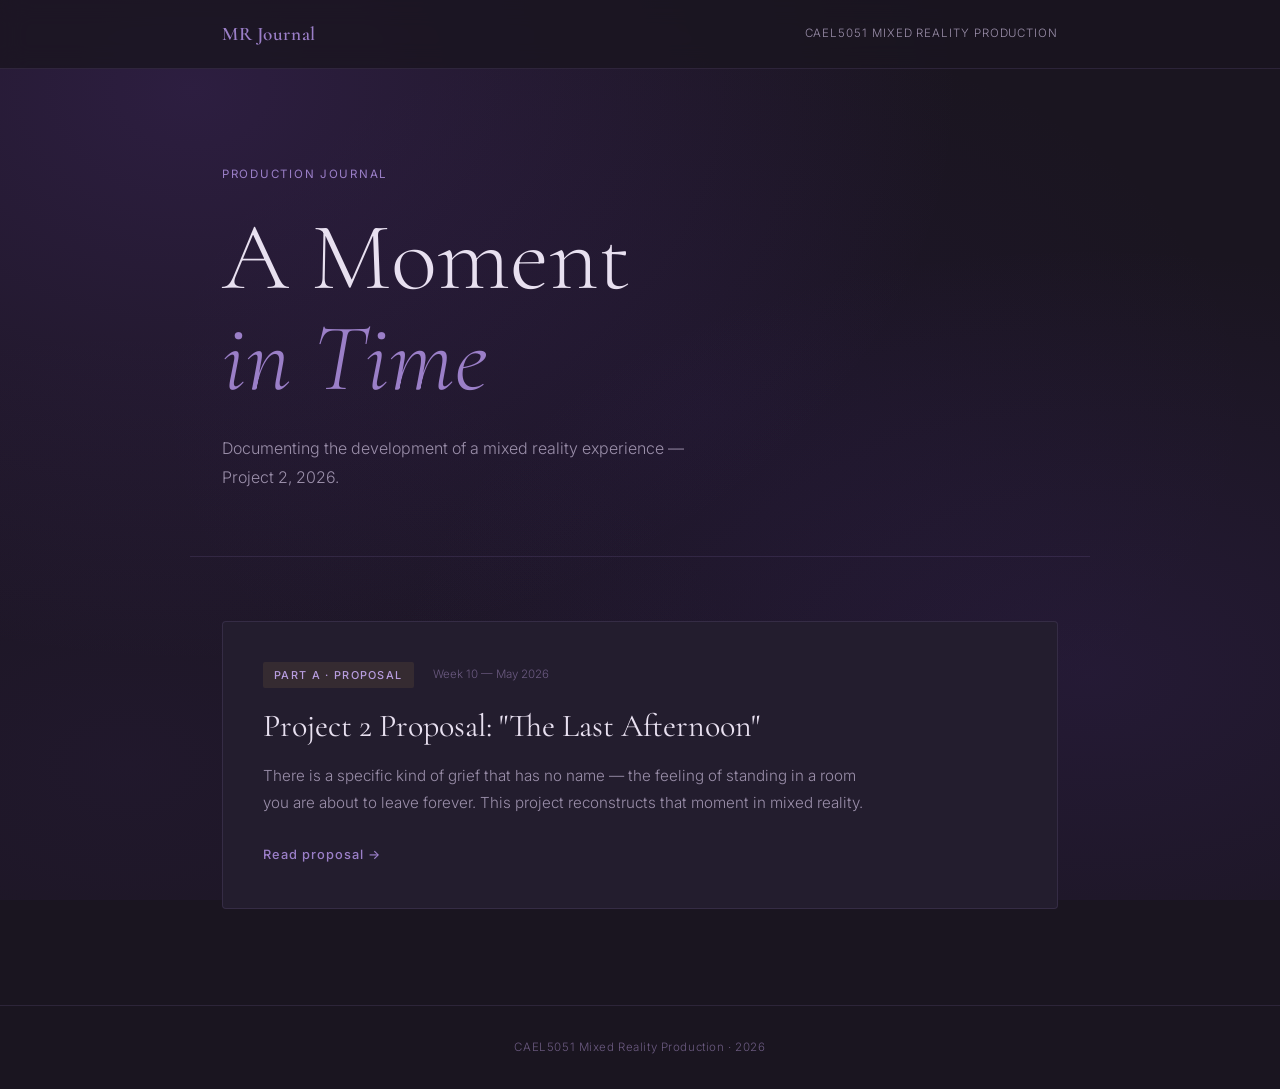
<file: index.html>
<!DOCTYPE html>
<html lang="en">
<head>
  <meta charset="UTF-8" />
  <meta name="viewport" content="width=device-width, initial-scale=1.0" />
  <title>Mixed Reality Journal — CAEL5051</title>
  <meta name="description" content="A production journal for CAEL5051 Mixed Reality Production, documenting the creation of immersive MR experiences." />
  <link rel="preconnect" href="https://fonts.googleapis.com" />
  <link rel="preconnect" href="https://fonts.gstatic.com" crossorigin />
  <link href="https://fonts.googleapis.com/css2?family=Cormorant+Garamond:ital,wght@0,300;0,400;0,600;1,300;1,400&family=Inter:wght@300;400;500&display=swap" rel="stylesheet" />
  <link rel="stylesheet" href="style.css" />
</head>
<body>
  <header class="site-header">
    <nav class="nav">
      <a href="index.html" class="nav-logo">MR Journal</a>
      <span class="nav-course">CAEL5051 Mixed Reality Production</span>
    </nav>
  </header>

  <main class="home">
    <section class="hero">
      <p class="hero-label">Production Journal</p>
      <h1 class="hero-title">A Moment<br /><em>in Time</em></h1>
      <p class="hero-sub">Documenting the development of a mixed reality experience — Project 2, 2026.</p>
    </section>

    <section class="posts-grid">
      <article class="post-card featured">
        <div class="post-meta">
          <span class="post-tag">Part A · Proposal</span>
          <span class="post-date">Week 10 — May 2026</span>
        </div>
        <h2 class="post-title"><a href="posts/the-last-afternoon.html">Project 2 Proposal: "The Last Afternoon"</a></h2>
        <p class="post-excerpt">There is a specific kind of grief that has no name — the feeling of standing in a room you are about to leave forever. This project reconstructs that moment in mixed reality.</p>
        <a href="posts/the-last-afternoon.html" class="read-more">Read proposal →</a>
      </article>
    </section>
  </main>

  <footer class="site-footer">
    <p>CAEL5051 Mixed Reality Production · 2026</p>
  </footer>
</body>
</html>
</file>
<file: style.css>
/* =============================================
   CAEL5051 MR Journal — Global Styles
   Dark, moody, editorial aesthetic
   ============================================= */

*, *::before, *::after { box-sizing: border-box; margin: 0; padding: 0; }

:root {
  --bg:         #1a1520;
  --bg-surface: #1e1827;
  --bg-card:    #231d2e;
  --border:     rgba(155,127,200,0.15);
  --gold:       #9b7fc8;
  --gold-dim:   rgba(155,127,200,0.4);
  --text:       #e8e0f0;
  --text-muted: #9b8faa;
  --text-dim:   #6b5a80;
  --accent:     #b89de0;
  --font-serif: 'Cormorant Garamond', Georgia, serif;
  --font-sans:  'Inter', system-ui, sans-serif;
}

html { scroll-behavior: smooth; }

body {
  background-color: var(--bg);
  background-image:
    radial-gradient(ellipse at 15% 10%, rgba(130, 70, 210, 0.18) 0%, transparent 50%),
    radial-gradient(ellipse at 85% 75%, rgba(100, 55, 180, 0.14) 0%, transparent 45%),
    radial-gradient(ellipse at 55% 45%, rgba(80, 40, 160, 0.08) 0%, transparent 55%),
    radial-gradient(ellipse at 10% 85%, rgba(90, 50, 150, 0.10) 0%, transparent 40%);
  background-attachment: fixed;
  color: var(--text);
  font-family: var(--font-sans);
  font-size: 16px;
  line-height: 1.7;
  min-height: 100vh;
}

/* ---- NAV ---- */
.site-header {
  position: sticky;
  top: 0;
  z-index: 100;
  background: rgba(26, 21, 32, 0.82);
  backdrop-filter: blur(12px);
  border-bottom: 1px solid var(--border);
}

.nav {
  max-width: 900px;
  margin: 0 auto;
  padding: 1.1rem 2rem;
  display: flex;
  justify-content: space-between;
  align-items: center;
}

.nav-logo {
  font-family: var(--font-serif);
  font-size: 1.2rem;
  font-weight: 600;
  color: var(--gold);
  text-decoration: none;
  letter-spacing: 0.03em;
}

.nav-course {
  font-size: 0.72rem;
  font-weight: 300;
  color: var(--text-muted);
  letter-spacing: 0.08em;
  text-transform: uppercase;
}

/* ---- HERO ---- */
.hero {
  max-width: 900px;
  margin: 0 auto;
  padding: 6rem 2rem 4rem;
  border-bottom: 1px solid var(--border);
}

.hero-label {
  font-size: 0.72rem;
  font-weight: 400;
  letter-spacing: 0.15em;
  text-transform: uppercase;
  color: var(--gold);
  margin-bottom: 1.5rem;
}

.hero-title {
  font-family: var(--font-serif);
  font-size: clamp(3.5rem, 8vw, 6rem);
  font-weight: 300;
  line-height: 1.05;
  color: var(--text);
  margin-bottom: 1.5rem;
}

.hero-title em {
  font-style: italic;
  color: var(--gold);
}

.hero-sub {
  font-size: 1rem;
  font-weight: 300;
  color: var(--text-muted);
  max-width: 480px;
  line-height: 1.8;
}

/* ---- POSTS GRID ---- */
.posts-grid {
  max-width: 900px;
  margin: 0 auto;
  padding: 4rem 2rem 6rem;
}

.post-card {
  background: var(--bg-card);
  border: 1px solid var(--border);
  border-radius: 4px;
  padding: 2.5rem;
  transition: border-color 0.3s ease, transform 0.3s ease;
}

.post-card:hover {
  border-color: var(--gold-dim);
  transform: translateY(-2px);
}

.post-meta {
  display: flex;
  gap: 1.2rem;
  align-items: center;
  margin-bottom: 1.2rem;
}

.post-tag {
  font-size: 0.68rem;
  font-weight: 500;
  letter-spacing: 0.12em;
  text-transform: uppercase;
  color: var(--accent);
  background: rgba(212,168,83,0.10);
  padding: 0.25rem 0.7rem;
  border-radius: 2px;
}

.post-date {
  font-size: 0.72rem;
  color: var(--text-dim);
  font-weight: 300;
}

.post-title {
  font-family: var(--font-serif);
  font-size: 2rem;
  font-weight: 400;
  line-height: 1.2;
  margin-bottom: 1rem;
}

.post-title a {
  color: var(--text);
  text-decoration: none;
  transition: color 0.2s;
}

.post-title a:hover { color: var(--gold); }

.post-excerpt {
  font-size: 0.95rem;
  font-weight: 300;
  color: var(--text-muted);
  line-height: 1.8;
  margin-bottom: 1.5rem;
  max-width: 600px;
}

.read-more {
  font-size: 0.8rem;
  font-weight: 500;
  letter-spacing: 0.08em;
  color: var(--gold);
  text-decoration: none;
  transition: opacity 0.2s;
}

.read-more:hover { opacity: 0.7; }

/* ---- FOOTER ---- */
.site-footer {
  border-top: 1px solid var(--border);
  text-align: center;
  padding: 2rem;
  font-size: 0.72rem;
  color: var(--text-dim);
  font-weight: 300;
  letter-spacing: 0.05em;
}

/* ---- BLOG POST PAGE ---- */
.post-header {
  max-width: 750px;
  margin: 0 auto;
  padding: 5rem 2rem 3rem;
  border-bottom: 1px solid var(--border);
}

.post-header .post-meta { margin-bottom: 2rem; }

.post-header h1 {
  font-family: var(--font-serif);
  font-size: clamp(2.5rem, 6vw, 4rem);
  font-weight: 300;
  line-height: 1.1;
  color: var(--text);
  margin-bottom: 1.5rem;
}

.post-header h1 em {
  font-style: italic;
  color: var(--gold);
}

.post-header .post-subtitle {
  font-size: 1.05rem;
  font-weight: 300;
  color: var(--text-muted);
  line-height: 1.8;
  font-family: var(--font-serif);
  font-style: italic;
}

/* ---- ARTICLE BODY ---- */
.post-body {
  max-width: 750px;
  margin: 0 auto;
  padding: 3.5rem 2rem 6rem;
}

.post-body p {
  font-size: 1.05rem;
  font-weight: 300;
  line-height: 1.9;
  color: var(--text);
  margin-bottom: 1.5rem;
}

.post-body h2 {
  font-family: var(--font-serif);
  font-size: 1.6rem;
  font-weight: 400;
  color: var(--gold);
  margin: 3rem 0 1rem;
  padding-bottom: 0.4rem;
  border-bottom: 1px solid var(--border);
}

.post-body h3 {
  font-family: var(--font-serif);
  font-size: 1.15rem;
  font-weight: 600;
  color: var(--text);
  margin: 2rem 0 0.6rem;
}

.post-body strong {
  font-weight: 500;
  color: var(--accent);
}

.post-body em {
  font-style: italic;
  color: var(--text);
}

.post-body ul, .post-body ol {
  margin: 1rem 0 1.5rem 1.5rem;
}

.post-body li {
  font-size: 1rem;
  font-weight: 300;
  line-height: 1.8;
  margin-bottom: 0.4rem;
  color: var(--text-muted);
}

.post-body li strong { color: var(--text); }

/* Table */
.post-body table {
  width: 100%;
  border-collapse: collapse;
  margin: 1.5rem 0 2rem;
  font-size: 0.88rem;
}

.post-body th {
  background: var(--bg-card);
  color: var(--gold);
  font-weight: 500;
  letter-spacing: 0.05em;
  text-align: left;
  padding: 0.75rem 1rem;
  border: 1px solid var(--border);
}

.post-body td {
  padding: 0.65rem 1rem;
  border: 1px solid var(--border);
  color: var(--text-muted);
  vertical-align: top;
}

.post-body tr:nth-child(even) td { background: rgba(255,255,255,0.02); }

/* Blockquote / Pull quote */
.post-body blockquote {
  margin: 2.5rem 0;
  padding: 1.5rem 2rem;
  border-left: 2px solid var(--gold);
  background: var(--bg-card);
  border-radius: 0 4px 4px 0;
}

.post-body blockquote p {
  font-family: var(--font-serif);
  font-size: 1.25rem;
  font-style: italic;
  color: var(--text);
  margin-bottom: 0;
  line-height: 1.6;
}

/* Divider */
.post-body hr {
  border: none;
  border-top: 1px solid var(--border);
  margin: 3rem 0;
}

/* References */
.references {
  margin-top: 3rem;
  padding: 1.5rem;
  background: var(--bg-card);
  border: 1px solid var(--border);
  border-radius: 4px;
}

.references h2 {
  border-bottom: none;
  margin-top: 0;
  font-size: 0.9rem;
  text-transform: uppercase;
  letter-spacing: 0.1em;
}

.references ul { margin-left: 1rem; }

.references li {
  font-size: 0.82rem;
  color: var(--text-dim);
  margin-bottom: 0.3rem;
}

/* Back link */
.back-link {
  display: inline-block;
  margin: 3rem 0 1rem;
  font-size: 0.8rem;
  color: var(--text-muted);
  text-decoration: none;
  letter-spacing: 0.05em;
  transition: color 0.2s;
}

.back-link:hover { color: var(--gold); }

/* ---- RESPONSIVE ---- */
@media (max-width: 640px) {
  .nav { padding: 1rem 1.25rem; }
  .nav-course { display: none; }
  .hero { padding: 4rem 1.25rem 3rem; }
  .posts-grid { padding: 3rem 1.25rem 4rem; }
  .post-body, .post-header { padding-left: 1.25rem; padding-right: 1.25rem; }
  .post-body table { font-size: 0.78rem; }
}
</file>
